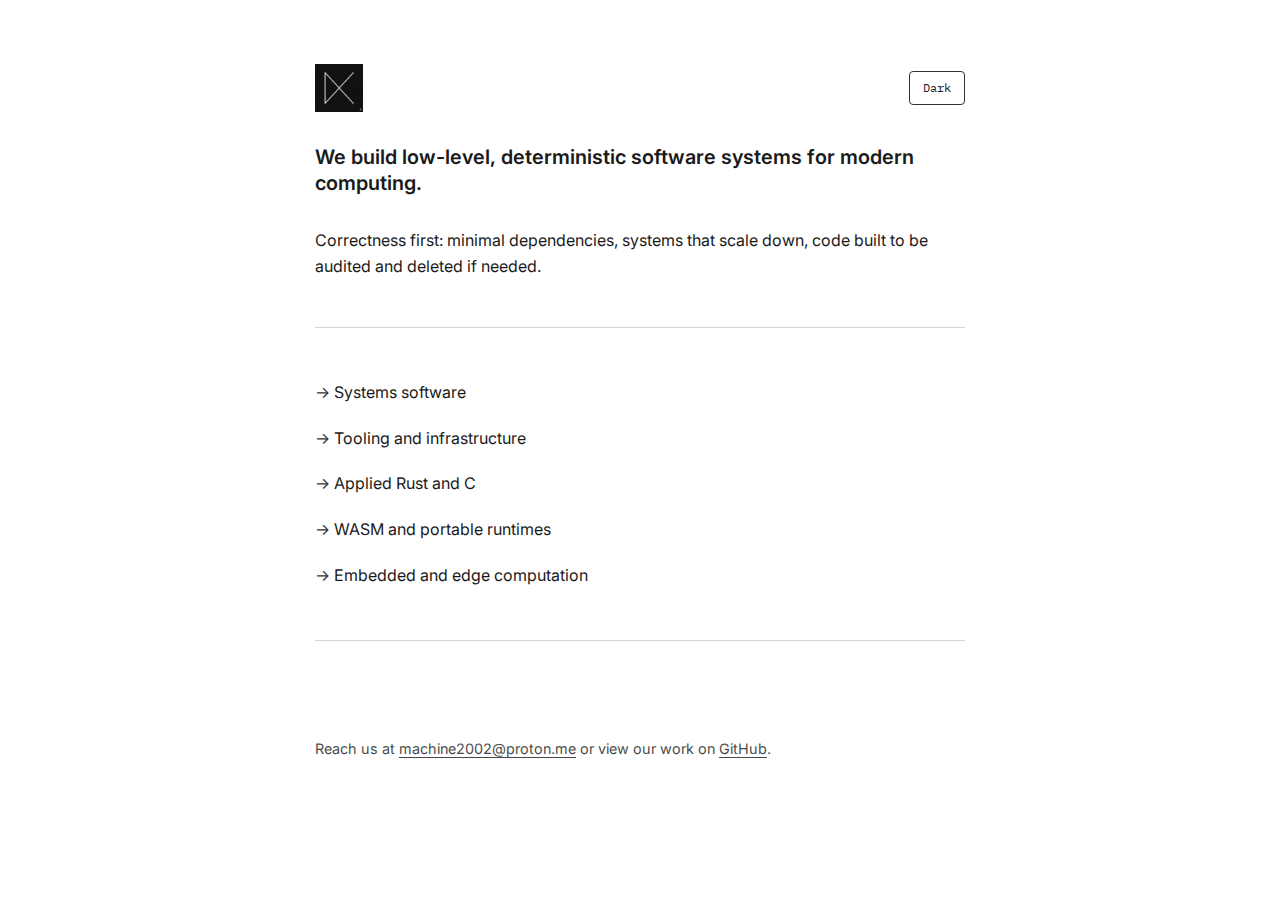
<file: site-dist/index.html>
<!DOCTYPE html>
<html lang="en">
<head>
    <meta charset="UTF-8">
    <meta name="viewport" content="width=device-width, initial-scale=1.0">
    <title>Systems Engineering</title>
    <meta name="description" content="We build low-level, deterministic software systems for modern computing.">
    <link rel="stylesheet" href="style.css">
</head>
<body>
    <input type="checkbox" id="theme-toggle-cb" class="vh">
    <main>
        <header class="nav-header">
            <img src="assets/logo.png" alt="Light Speed Logo" class="logo">
            <label for="theme-toggle-cb" class="theme-toggle-label" aria-label="Toggle theme"></label>
        </header>
        <section id="hero">
            <h1>We build low-level, deterministic software systems for modern computing.</h1>
            <p>
                Correctness first: minimal dependencies, systems that scale down, code built to be audited and deleted if needed.
            </p>
        </section>

        <hr>

        <section id="domains">
            <ul>
                <li>Systems software</li>
                <li>Tooling and infrastructure</li>
                <li>Applied Rust and C</li>
                <li>WASM and portable runtimes</li>
                <li>Embedded and edge computation</li>
            </ul>
        </section>

        <hr>

        <section id="contact">
            <p>
                Reach us at <a href="mailto:machine2002@proton.me">machine2002@proton.me</a> or view our work on <a href="https://github.com/kj114022">GitHub</a>.
            </p>
        </section>
    </main>
</body>
</html>
</file>
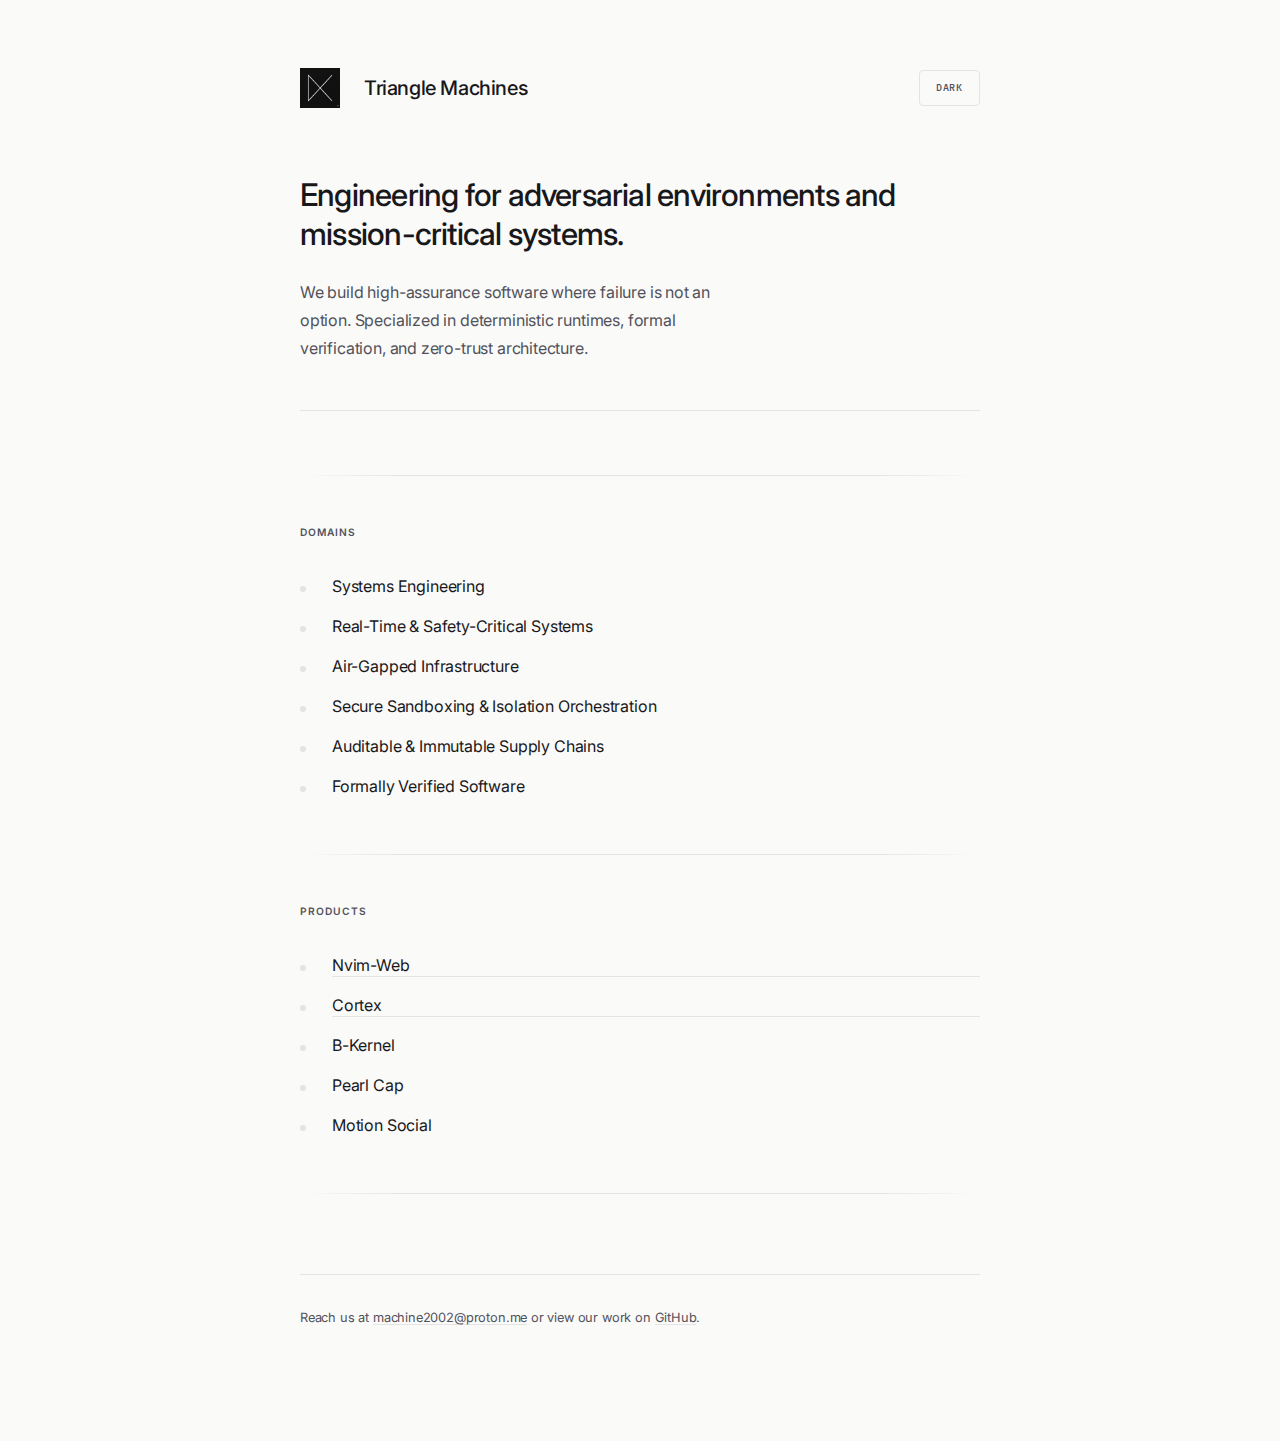
<file: site/index.html>
<!DOCTYPE html>
<html lang="en">
<head>
    <meta charset="UTF-8">
    <meta name="viewport" content="width=device-width, initial-scale=1.0">
    <title>Triangle Machines</title>
    <meta name="description" content="System & time critical tools for modern computing.">
    <link rel="stylesheet" href="style.css?v=4">
</head>
<body>
    <input type="checkbox" id="theme-toggle-cb" class="vh">
    <main>
        <header class="nav-header">
            <img src="assets/logo.png" alt="Triangle Machines Logo" class="logo">
            <h1 class="brand-name">Triangle Machines</h1>
            <label for="theme-toggle-cb" class="theme-toggle-label" aria-label="Toggle theme"></label>
        </header>
        <section id="hero">
            <h2>Engineering for adversarial environments and mission-critical systems.</h2>
            <p>
                We build high-assurance software where failure is not an option. Specialized in deterministic runtimes, formal verification, and zero-trust architecture.
            </p>
        </section>

        <hr>

        <section id="domains">
            <h2>Domains</h2>
            <ul>
                <li>Systems Engineering</li>
                <li>Real-Time & Safety-Critical Systems</li>
                <li>Air-Gapped Infrastructure</li>
                <li>Secure Sandboxing & Isolation Orchestration</li>
                <li>Auditable & Immutable Supply Chains</li>
                <li>Formally Verified Software</li>
            </ul>
        </section>

        <hr>

        <section id="products">
            <h2>Products</h2>
            <ul>
                <li><a href="https://github.com/kj114022/nvim-web">Nvim-Web</a></li>
                <li><a href="https://github.com/kj114022/cortex">Cortex</a></li>
                <li>B-Kernel</li>
                <li>Pearl Cap</li>
                <li>Motion Social</li>
            </ul>
        </section>

        <hr>

        <section id="contact">
            <p>
                Reach us at <a href="mailto:machine2002@proton.me">machine2002@proton.me</a> or view our work on <a href="https://github.com/kj114022">GitHub</a>.
            </p>
        </section>
    </main>
</body>
</html>
</file>
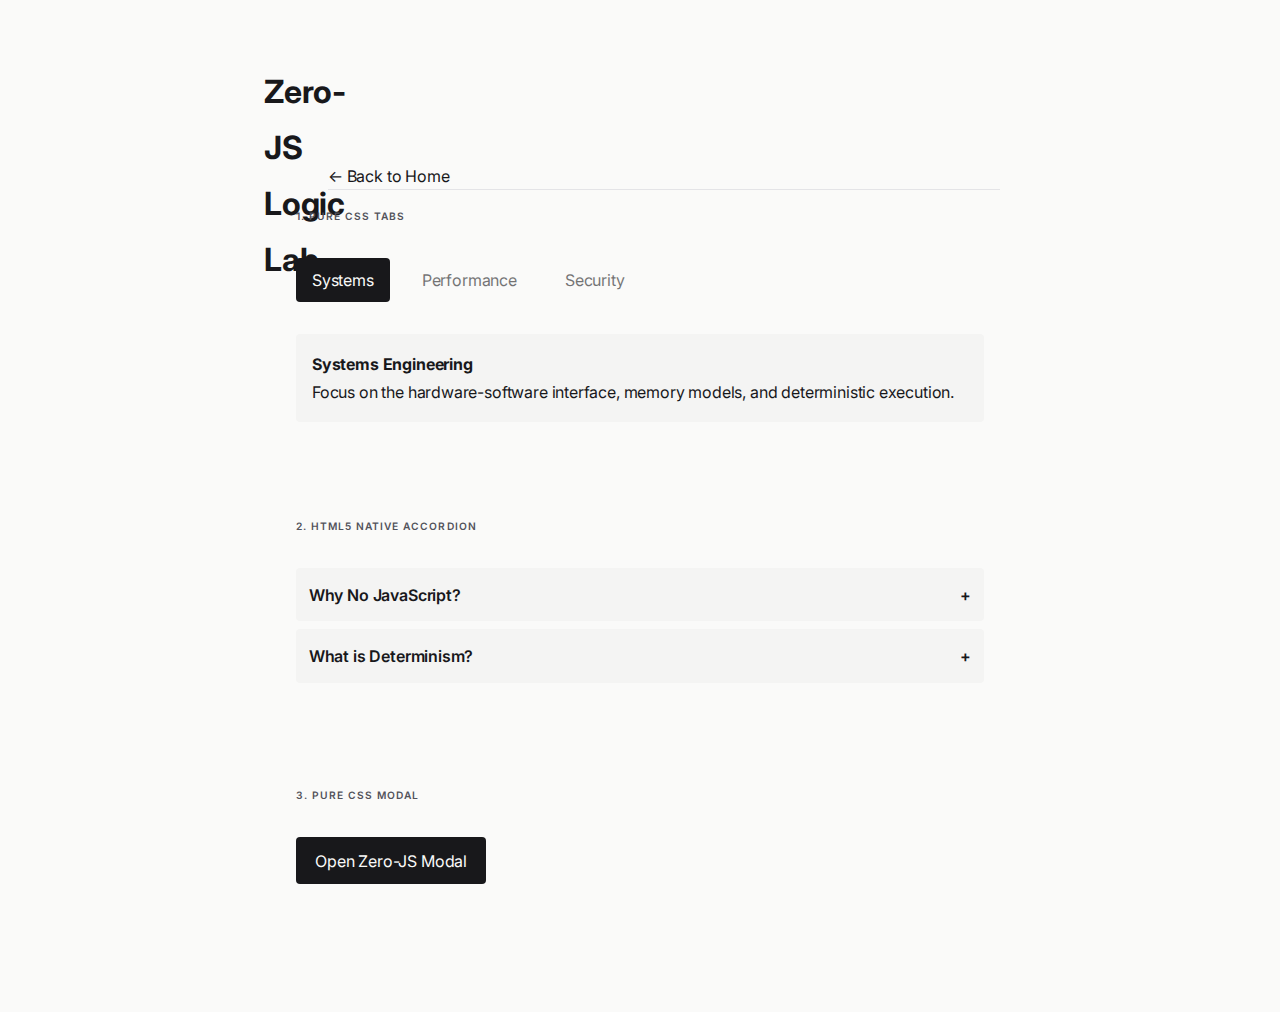
<file: site/css-logic.html>
<!DOCTYPE html>
<html lang="en">
<head>
    <meta charset="UTF-8">
    <meta name="viewport" content="width=device-width, initial-scale=1.0">
    <title>CSS Logicless Playground</title>
    <link rel="stylesheet" href="style.css">
    <style>
        /* Playground Specific Styles */
        body {
            display: block; /* Override flex center for this demo page */
            max-width: 800px;
            margin: 0 auto;
        }

        .demo-section {
            border: 1px solid var(--accent-color);
            padding: 2rem;
            margin: 2rem 0;
            border-radius: 8px;
        }

        h2 { font-size: 1.2rem; margin-bottom: 1rem; border-bottom: 1px solid var(--accent-color); padding-bottom: 0.5rem; }

        /* --- 1. Pure CSS Tabs --- */
        .tabs {
            display: flex;
            flex-wrap: wrap;
            gap: 1rem;
        }
        
        .tab-input {
            display: none;
        }

        .tab-label {
            padding: 0.5rem 1rem;
            cursor: pointer;
            border: 1px solid var(--accent-color);
            border-radius: 4px;
            opacity: 0.6;
        }

        .tab-content {
            display: none;
            width: 100%;
            margin-top: 1rem;
            padding: 1rem;
            background: rgba(128, 128, 128, 0.05);
            border-radius: 4px;
        }

        /* Logic: check input -> highlight label + show content */
        .tab-input:checked + .tab-label {
            opacity: 1;
            background: var(--text-color);
            color: var(--bg-color);
        }

        /* We need :has() or strictly ordered siblings for content. 
           Here we use ID mapping or just sibling order. 
           Let's use the layout trick: Flexbox `order`. */  
        #tab1:checked ~ .content-1,
        #tab2:checked ~ .content-2,
        #tab3:checked ~ .content-3 {
            display: block;
        }

        /* --- 2. HTML5 Accordion (No CSS needed really) --- */
        details {
            border: 1px solid var(--accent-color);
            border-radius: 4px;
            margin-bottom: 0.5rem;
            overflow: hidden;
        }

        summary {
            padding: 0.8rem;
            cursor: pointer;
            background: rgba(128, 128, 128, 0.05);
            font-weight: 600;
            list-style: none; /* Hide default triangle */
        }
        
        summary::after {
            content: "+";
            float: right; 
        }

        details[open] summary::after {
            content: "-";
        }

        details[open] summary {
            border-bottom: 1px solid var(--accent-color);
        }

        .details-body {
            padding: 1rem;
        }

        /* --- 3. Pure CSS Modal --- */
        .modal-toggle {
            display: none;
        }

        .modal-btn {
            display: inline-block;
            padding: 0.6rem 1.2rem;
            background: var(--text-color);
            color: var(--bg-color);
            cursor: pointer;
            border-radius: 4px;
        }

        .modal-overlay {
            position: fixed;
            top: 0; left: 0; width: 100%; height: 100%;
            background: rgba(0,0,0,0.8);
            display: none;
            justify-content: center;
            align-items: center;
            z-index: 1000;
        }

        /* Logic: Checked -> Show Modal */
        .modal-toggle:checked ~ .modal-overlay {
            display: flex;
        }

        .modal-card {
            background: var(--bg-color);
            color: var(--text-color);
            padding: 2rem;
            max-width: 500px;
            width: 90%;
            border-radius: 8px;
            position: relative;
        }

        .close-btn {
            position: absolute;
            top: 1rem;
            right: 1rem;
            cursor: pointer;
            font-weight: bold;
        }

    </style>
</head>
<body>

    <header class="nav-header">
        <h1>Zero-JS Logic Lab</h1>
        <a href="index.html">← Back to Home</a>
    </header>

    <!-- Tabs Demo -->
    <section class="demo-section">
        <h2>1. Pure CSS Tabs</h2>
        <div class="tabs">
            <input type="radio" name="tabs" id="tab1" class="tab-input" checked>
            <label for="tab1" class="tab-label">Systems</label>
            
            <input type="radio" name="tabs" id="tab2" class="tab-input">
            <label for="tab2" class="tab-label">Performance</label>
            
            <input type="radio" name="tabs" id="tab3" class="tab-input">
            <label for="tab3" class="tab-label">Security</label>

            <!-- Contents must be siblings for the sibling combinator to work in this simple pattern -->
            <div class="tab-content content-1">
                <strong>Systems Engineering</strong><br>
                Focus on the hardware-software interface, memory models, and deterministic execution.
            </div>
            <div class="tab-content content-2">
                <strong>Performance Optimization</strong><br>
                Zero-cost abstractions, cache locality, and removing runtime overhead.
            </div>
            <div class="tab-content content-3">
                <strong>Security Foundations</strong><br>
                Memory safety, formal verification, and minimizing attack surfaces.
            </div>
        </div>
    </section>

    <!-- Accordion Demo -->
    <section class="demo-section">
        <h2>2. HTML5 Native Accordion</h2>
        <details>
            <summary>Why No JavaScript?</summary>
            <div class="details-body">
                JavaScript introduces runtime state, performance variability, and security risks. Removing it forces architectural simplicity.
            </div>
        </details>
        <details>
            <summary>What is Determinism?</summary>
            <div class="details-body">
                A property where the same initial state and inputs always produce the same outputs. Essential for reliable systems.
            </div>
        </details>
    </section>

    <!-- Modal Demo -->
    <section class="demo-section">
        <h2>3. Pure CSS Modal</h2>
        
        <label for="modal-toggle" class="modal-btn">Open Zero-JS Modal</label>
        
        <!-- Hidden Checkbox that controls state -->
        <input type="checkbox" id="modal-toggle" class="modal-toggle">
        
        <!-- Overlay (Sibling to checkbox) -->
        <div class="modal-overlay">
            <div class="modal-card">
                <h3>State Managed by CSS</h3>
                <p>This modal's visibility is controlled by a hidden checkbox and the sibling <code>~</code> combinator.</p>
                <p>No event listeners. No z-index fights. Just declarative state.</p>
                <br>
                <label for="modal-toggle" class="modal-btn">Close Modal</label>
                <label for="modal-toggle" class="close-btn">✕</label>
            </div>
        </div>
    </section>

</body>
</html>
</file>
<file: site-dist/style.css>
@import url('https://fonts.googleapis.com/css2?family=IBM+Plex+Mono&family=Inter:wght@400;600&display=swap');

:root {
    --bg-color: #ffffff;
    --text-color: #1a1a1a;
    --accent-color: #333333;
    --font-sans: 'Inter', system-ui, -apple-system, sans-serif;
    --font-mono: 'IBM Plex Mono', 'Cascadia Code', 'Source Code Pro', monospace;
    --max-width: 650px;
    --line-height: 1.6;
    --transition: 0.2s cubic-bezier(0.4, 0, 0.2, 1);
}

/* Zero-JS Theme Logic via :has() */
html:has(#theme-toggle-cb:checked) {
    --bg-color: #0d0d0d;
    --text-color: #e0e0e0;
    --accent-color: #a0a0a0;
}

/* Fallback/Default system DARK preference if NO light override exists */
@media (prefers-color-scheme: dark) {
    html:not(:has(#theme-toggle-cb:checked)) {
        --bg-color: #0d0d0d;
        --text-color: #e0e0e0;
        --accent-color: #a0a0a0;
    }
}

/* Visually Hidden Checkbox */
.vh {
    position: absolute;
    width: 1px;
    height: 1px;
    padding: 0;
    margin: -1px;
    overflow: hidden;
    clip: rect(0, 0, 0, 0);
    white-space: nowrap;
    border-width: 0;
}

* {
    box-sizing: border-box;
    -webkit-tap-highlight-color: transparent;
}

body {
    background-color: var(--bg-color);
    color: var(--text-color);
    font-family: var(--font-sans);
    line-height: var(--line-height);
    margin: 0;
    padding: clamp(1.5rem, 5vw, 4rem) 1rem;
    display: flex;
    justify-content: center;
    transition: background 0.3s ease;
}

main {
    max-width: var(--max-width);
    width: 100%;
}

.nav-header {
    display: flex;
    justify-content: space-between;
    align-items: center;
    margin-bottom: 2rem;
}

.logo {
    width: 48px;
    height: 48px;
    display: block;
}

.theme-toggle-label {
    display: inline-block;
    border: 1px solid var(--accent-color);
    color: var(--text-color);
    padding: 0.4rem 0.8rem;
    font-size: 0.75rem;
    font-family: var(--font-mono);
    cursor: pointer;
    transition: var(--transition);
    border-radius: 4px;
    user-select: none;
}

.theme-toggle-label:hover {
    background-color: rgba(128, 128, 128, 0.1);
}

/* Dynamic Label Text without JS */
.theme-toggle-label::after {
    content: "Dark";
}

html:has(#theme-toggle-cb:checked) .theme-toggle-label::after {
    content: "Light";
}

h1 {
    font-size: clamp(1.1rem, 4vw, 1.25rem);
    font-weight: 600;
    margin-bottom: 2rem;
    line-height: 1.3;
}

p {
    margin-bottom: 1.5rem;
}

ul {
    list-style-type: none;
    padding: 0;
    margin: 2rem 0;
}

li {
    margin-bottom: 0.75rem;
    padding: 0.25rem 0;
    transition: var(--transition);
}

li::before {
    content: "→ ";
    color: var(--accent-color);
}

hr {
    border: 0;
    border-top: 1px solid var(--accent-color);
    margin: clamp(2rem, 8vw, 3rem) 0;
    opacity: 0.2;
}

a {
    color: inherit;
    text-decoration: underline;
    text-underline-offset: 3px;
    transition: var(--transition);
}

a:hover, a:active {
    color: var(--accent-color);
    background-color: rgba(128, 128, 128, 0.1);
}

#contact {
    margin-top: 6rem;
    font-size: 0.9rem;
    opacity: 0.8;
}
</file>
<file: site/style.css>
@import url('https://fonts.googleapis.com/css2?family=IBM+Plex+Mono:wght@400;500&family=Inter:wght@300;400;500;600&display=swap');

:root {
    /* 
     * MATHEMATICAL DESIGN SYSTEM
     * Base unit: 8px grid
     * Typography scale: 1.25 (Major Third)
     * Golden ratio: 1.618
     */
    
    /* 8px Grid Units */
    --unit: 8px;
    --space-1: calc(var(--unit) * 1);    /* 8px */
    --space-2: calc(var(--unit) * 2);    /* 16px */
    --space-3: calc(var(--unit) * 3);    /* 24px */
    --space-4: calc(var(--unit) * 4);    /* 32px */
    --space-5: calc(var(--unit) * 5);    /* 40px */
    --space-6: calc(var(--unit) * 6);    /* 48px */
    --space-8: calc(var(--unit) * 8);    /* 64px */
    --space-10: calc(var(--unit) * 10);  /* 80px */
    
    /* Modular Scale Typography (1.25 ratio - Major Third) */
    --text-xs: 0.64rem;    /* 10.24px */
    --text-sm: 0.8rem;     /* 12.8px */
    --text-base: 1rem;     /* 16px */
    --text-md: 1.25rem;    /* 20px */
    --text-lg: 1.563rem;   /* 25px */
    --text-xl: 1.953rem;   /* 31.25px */
    --text-2xl: 2.441rem;  /* 39px */
    
    /* Golden ratio derived max-width: 680px ≈ 420px × 1.618 */
    --max-width: 680px;
    --content-ratio: 0.618; /* Inverse golden ratio for content blocks */
    
    /* Precise line heights (matching 8px grid) */
    --leading-tight: 1.25;
    --leading-normal: 1.5;
    --leading-relaxed: 1.75;
    
    /* Colors - Light Theme */
    --bg-color: #fafaf9;
    --text-color: #18181b;
    --text-secondary: #52525b;
    --border-color: #e4e4e7;
    --border-subtle: #f4f4f5;
    --accent: #27272a;
    
    /* Typography */
    --font-sans: 'Inter', system-ui, -apple-system, sans-serif;
    --font-mono: 'IBM Plex Mono', monospace;
    
    /* Transitions */
    --ease-out: cubic-bezier(0.33, 1, 0.68, 1);
    --duration: 200ms;
}

/* Dark Theme */
html:has(#theme-toggle-cb:checked) {
    --bg-color: #09090b;
    --text-color: #fafafa;
    --text-secondary: #a1a1aa;
    --border-color: #27272a;
    --border-subtle: #18181b;
    --accent: #e4e4e7;
}

@media (prefers-color-scheme: dark) {
    html:not(:has(#theme-toggle-cb:checked)) {
        --bg-color: #09090b;
        --text-color: #fafafa;
        --text-secondary: #a1a1aa;
        --border-color: #27272a;
        --border-subtle: #18181b;
        --accent: #e4e4e7;
    }
}

/* Reset & Base */
*, *::before, *::after {
    box-sizing: border-box;
    margin: 0;
    padding: 0;
}

.vh {
    position: absolute;
    width: 1px;
    height: 1px;
    overflow: hidden;
    clip: rect(0, 0, 0, 0);
    white-space: nowrap;
    border: 0;
}

html {
    font-size: 16px;
    -webkit-font-smoothing: antialiased;
    -moz-osx-font-smoothing: grayscale;
}

body {
    background-color: var(--bg-color);
    color: var(--text-color);
    font-family: var(--font-sans);
    font-size: var(--text-base);
    line-height: var(--leading-relaxed);
    letter-spacing: -0.011em;
    min-height: 100vh;
    display: flex;
    justify-content: center;
    padding: var(--space-8) var(--space-3);
    transition: background-color var(--duration) var(--ease-out),
                color var(--duration) var(--ease-out);
}

main {
    width: 100%;
    max-width: var(--max-width);
}

/* ===========================================
   HEADER - 48px height, precise alignment
   =========================================== */
.nav-header {
    display: grid;
    grid-template-columns: var(--space-6) 1fr auto;
    align-items: center;
    gap: var(--space-2);
    height: var(--space-6);
    margin-bottom: var(--space-8);
}

.logo {
    width: var(--space-5);
    height: var(--space-5);
    display: block;
}

.brand-name {
    font-size: var(--text-md);
    font-weight: 500;
    letter-spacing: -0.02em;
    line-height: 1;
}

.theme-toggle-label {
    font-family: var(--font-mono);
    font-size: var(--text-xs);
    font-weight: 500;
    text-transform: uppercase;
    letter-spacing: 0.08em;
    color: var(--text-secondary);
    padding: var(--space-1) var(--space-2);
    border: 1px solid var(--border-color);
    border-radius: 4px;
    cursor: pointer;
    transition: all var(--duration) var(--ease-out);
    user-select: none;
}

.theme-toggle-label:hover {
    color: var(--text-color);
    border-color: var(--accent);
}

.theme-toggle-label::after {
    content: "Dark";
}

html:has(#theme-toggle-cb:checked) .theme-toggle-label::after {
    content: "Light";
}

/* ===========================================
   HERO SECTION - Golden ratio proportions
   =========================================== */
#hero {
    margin-bottom: var(--space-8);
    padding-bottom: var(--space-6);
    border-bottom: 1px solid var(--border-color);
}

#hero h2 {
    font-size: var(--text-xl);
    font-weight: 500;
    line-height: var(--leading-tight);
    letter-spacing: -0.025em;
    margin-bottom: var(--space-3);
    /* 61.8% of max-width for optimal line length */
    max-width: calc(var(--max-width) * 0.9);
}

#hero p {
    font-size: var(--text-base);
    line-height: var(--leading-relaxed);
    color: var(--text-secondary);
    /* Golden ratio content width */
    max-width: calc(var(--max-width) * var(--content-ratio));
}

/* ===========================================
   CONTENT SECTIONS - Consistent spacing
   =========================================== */
section {
    margin-bottom: var(--space-6);
}

section h2 {
    font-size: var(--text-xs);
    font-weight: 600;
    text-transform: uppercase;
    letter-spacing: 0.1em;
    color: var(--text-secondary);
    margin-bottom: var(--space-3);
}

#hero h2 {
    font-size: var(--text-xl);
    text-transform: none;
    letter-spacing: -0.025em;
    color: var(--text-color);
}

/* ===========================================
   LISTS - 8px grid aligned
   =========================================== */
ul {
    list-style: none;
}

li {
    display: grid;
    grid-template-columns: var(--space-2) 1fr;
    align-items: baseline;
    gap: var(--space-2);
    font-size: var(--text-base);
    line-height: var(--leading-normal);
    padding: var(--space-1) 0;
}

li::before {
    content: "";
    width: 6px;
    height: 6px;
    background-color: var(--border-color);
    border-radius: 50%;
    margin-top: 0.5em;
    transition: background-color var(--duration) var(--ease-out);
}

li:hover::before {
    background-color: var(--accent);
}

/* ===========================================
   DIVIDERS - Symmetrical fade
   =========================================== */
hr {
    border: none;
    height: 1px;
    background: linear-gradient(
        90deg,
        transparent 0%,
        var(--border-color) 15%,
        var(--border-color) 85%,
        transparent 100%
    );
    margin: var(--space-6) 0;
}

/* ===========================================
   LINKS - Minimal, precise underline
   =========================================== */
a {
    color: inherit;
    text-decoration: none;
    background-image: linear-gradient(var(--border-color), var(--border-color));
    background-size: 100% 1px;
    background-position: 0 100%;
    background-repeat: no-repeat;
    transition: background-size var(--duration) var(--ease-out);
}

a:hover {
    background-image: linear-gradient(var(--accent), var(--accent));
}

/* ===========================================
   CONTACT - Footer proportions
   =========================================== */
#contact {
    margin-top: var(--space-10);
    padding-top: var(--space-4);
    border-top: 1px solid var(--border-color);
}

#contact p {
    font-size: var(--text-sm);
    color: var(--text-secondary);
    line-height: var(--leading-relaxed);
}

/* ===========================================
   RESPONSIVE - Maintain proportions
   =========================================== */
@media (max-width: 600px) {
    body {
        padding: var(--space-5) var(--space-2);
    }
    
    .nav-header {
        margin-bottom: var(--space-6);
    }
    
    #hero h2 {
        font-size: var(--text-lg);
    }
    
    #hero {
        margin-bottom: var(--space-6);
        padding-bottom: var(--space-5);
    }
}
</file>
